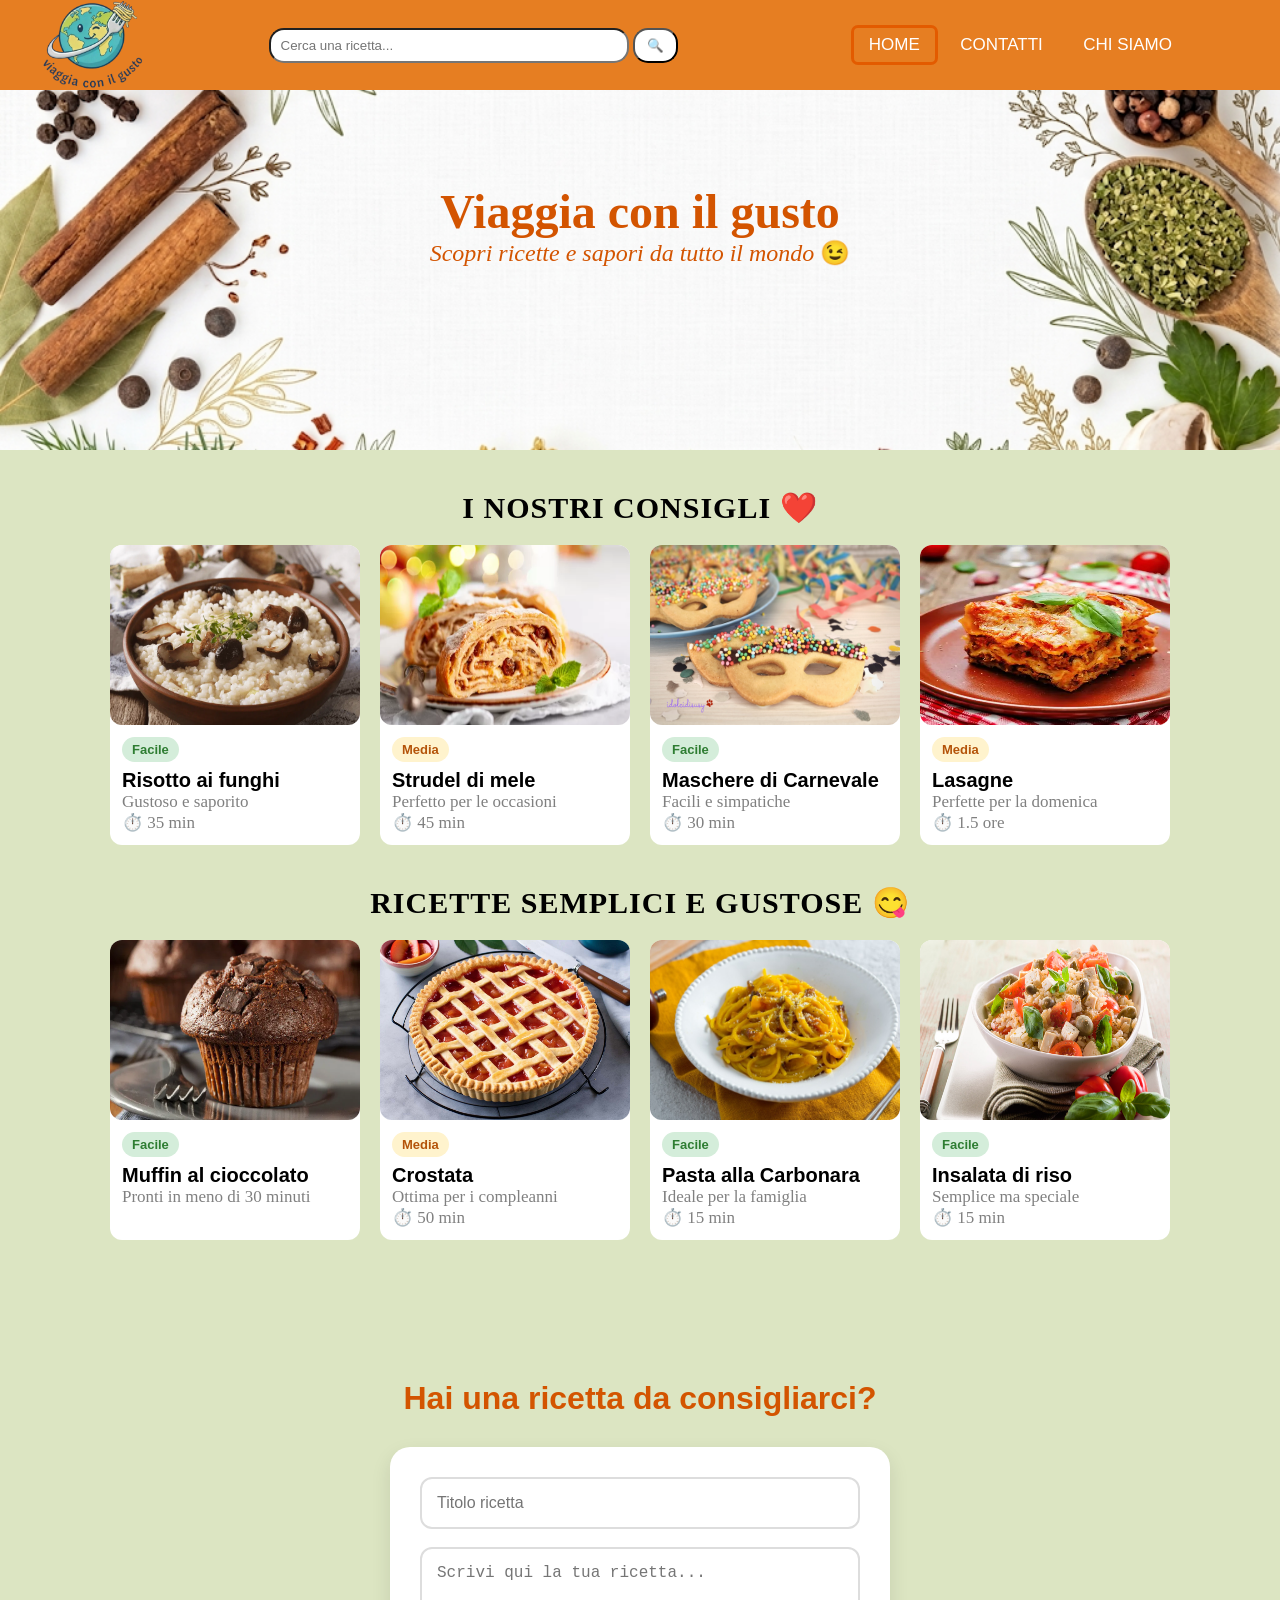
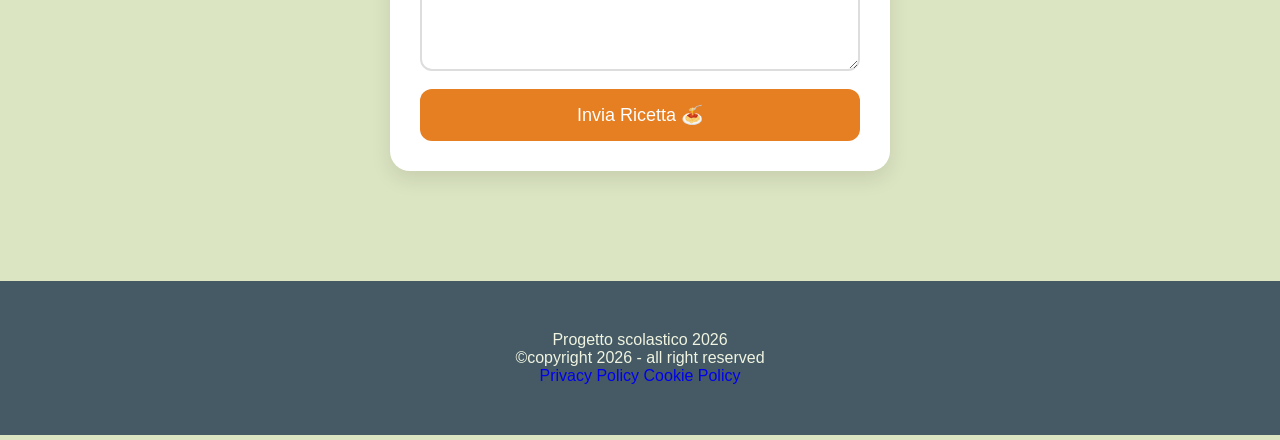
<file: index.html>
<!DOCTYPE html>
<html>
    <head>
        <title> Viaggia con il gusto </title>
        <link rel="stylesheet" href="style.css">
        <link rel="icon" href="immagini/logo.png">
        <link rel="stylesheet" href="https://cdnjs.cloudflare.com/ajax/libs/font-awesome/6.5.1/css/all.min.css">
        <meta charset="UTF-8">
        <meta name="viewport" content="width=device-width, initial-scale=1.0">
    </head>
    

    <body>
        <nav>
                    
            <div class="logo"> 
                <img src="immagini/logo.png">
            </div>
                    
            <form class="search">
                <input type="text" placeholder="Cerca una ricetta...">
                <button type="submit">🔍</button>
            </form>
         
            
         <input type="checkbox" id="check">
  
          <label for="check" class="checkbtn">
           <i class="fas fa-bars"></i>
          </label>

         <ul>
          <li><a class="active" href="#">HOME</a></li>
          <li><a href="contatti.html">CONTATTI</a></li>
          <li><a href="chisiamo.html">CHI SIAMO</a></li>
         </ul>
        </nav>


        

        <div class="header">
            <div class="sfondo">

            <h1>Viaggia con il gusto</h1> 
            <p> <i> Scopri ricette e sapori da tutto il mondo </i>😉</p>
            </div>
            <h1 class="titolo-sopra-le-card"> I NOSTRI CONSIGLI ❤️</h1>
        </div>



        <div class="riga">
        
            
        

        <div class="card">
            <a href="https://www.youtube.com/watch?v=cw1Bdg7AuqY " target="_blank" class="link-della-card"></a>
            <img src="immagini/risotto.jpg">
            <span class="badge facile"><b>Facile</b></span>
            <h3>Risotto ai funghi</h3>
            <p>Gustoso e saporito</p>
            <p>⏱️ 35 min</p>
        </div>

        <div class="card">
            <a href="https://www.youtube.com/watch?v=0XX9hUAyOWA" target="_blank" class="link-della-card"></a>
            <img src="immagini/strudel.webp">
            <span class="badge media"><b>Media</b></span>
            <h3> Strudel di mele</h3>
            <p>Perfetto per le occasioni </p>
            <p>⏱️ 45 min </p>
        </div>


        <div class="card">
            <a href="https://www.youtube.com/watch?v=SwwsNQCLwq0" target="_blank" class="link-della-card"></a>
            <img src="immagini/maschere di carnevale.png">
            <span class="badge facile"><b>Facile</b></span>
            <h3> Maschere di Carnevale</h3>
            <p>Facili e simpatiche</p>
            <p>⏱️ 30 min </p>
        </div>
        

        <div class="card">
             <a href="https://www.youtube.com/watch?v=IgEhbXDJtGg" target="_blank" class="link-della-card"></a>
            <img src="immagini/lasagne.webp">
            <span class="badge media"><b>Media</b></span>
            <h3> Lasagne</h3>
            <p>Perfette per la domenica</p>
             <p> ⏱️ 1.5 ore </p>
        </div>


     </div>




     <h1 class="titolo-sopra-le-card"> RICETTE SEMPLICI E GUSTOSE 😋</h1>

     <div class="riga">


         <div class="card"> 
            <a href="https://www.youtube.com/watch?v=qHXTBwJkT7U" target="_blank" class="link-della-card"></a>
            <img src="immagini/muffin.webp">
            <span class="badge facile"><b>Facile</b></span>
            <h3>Muffin al cioccolato</h3>
            <p>Pronti in meno di 30 minuti</p>
         </div>
         
        <div class="card">
            <a href="https://www.youtube.com/watch?v=BrXe56qdIbg" target="_blank" class="link-della-card"></a>
            <img src="immagini/crostata.jpg">
            <span class="badge media"><b>Media</b></span>
            <h3> Crostata </h3>
            <p>Ottima per i compleanni </p>
            <p>⏱️ 50 min </p>
        </div>

        <div class="card">
            <a href="https://www.youtube.com/watch?v=zXWGhFXH-Ss" target="_blank" class="link-della-card"></a>
            <img src="immagini/spaghetti.jpg">
            <span class="badge facile"><b>Facile</b></span>
            <h3>Pasta alla Carbonara</h3>
            <p>Ideale per la famiglia</p>
            <p>⏱️ 15 min </p>
        </div>

        <div class="card">
            <a href="https://www.youtube.com/watch?v=BYTEi-PnBh8" target="_blank" class="link-della-card"></a>
            <img src="immagini/insalata di riso.jpg">
            <span class="badge facile"><b>Facile</b></span>
            <h3> Insalata di riso</h3>
            <p>Semplice ma speciale</p>
             <p>⏱️ 15 min </p>
        </div>


    </div>
    



     <div class="box-nuova-ricetta">

  <h2>Hai una ricetta da consigliarci?</h2>

  <form class="form-ricetta">

    <input type="text" placeholder="Titolo ricetta">

    <textarea placeholder="Scrivi qui la tua ricetta..." rows="5"></textarea>

    <button type="submit">Invia Ricetta 🍝</button>

  </form>

 </div>





     <div class="footer">
        <p> Progetto scolastico 2026</p>
        <p> &copy;copyright 2026 - all right reserved</p>
        <a href="https://www.iubenda.com/privacy-policy/44775049" class="iubenda-white iubenda-noiframe iubenda-embed" title="Privacy Policy ">Privacy Policy</a><script type="text/javascript">(function (w,d) {var loader = function () {var s = d.createElement("script"), tag = d.getElementsByTagName("script")[0]; s.src="https://cdn.iubenda.com/iubenda.js"; tag.parentNode.insertBefore(s,tag);}; if(w.addEventListener){w.addEventListener("load", loader, false);}else if(w.attachEvent){w.attachEvent("onload", loader);}else{w.onload = loader;}})(window, document);</script>
        <a href="https://www.iubenda.com/privacy-policy/44775049/cookie-policy" class="iubenda-white iubenda-noiframe iubenda-embed" title="Cookie Policy ">Cookie Policy</a><script type="text/javascript">(function (w,d) {var loader = function () {var s = d.createElement("script"), tag = d.getElementsByTagName("script")[0]; s.src="https://cdn.iubenda.com/iubenda.js"; tag.parentNode.insertBefore(s,tag);}; if(w.addEventListener){w.addEventListener("load", loader, false);}else if(w.attachEvent){w.attachEvent("onload", loader);}else{w.onload = loader;}})(window, document);</script>
     </div>

    
     

</body>
        
   
</html>
</file>
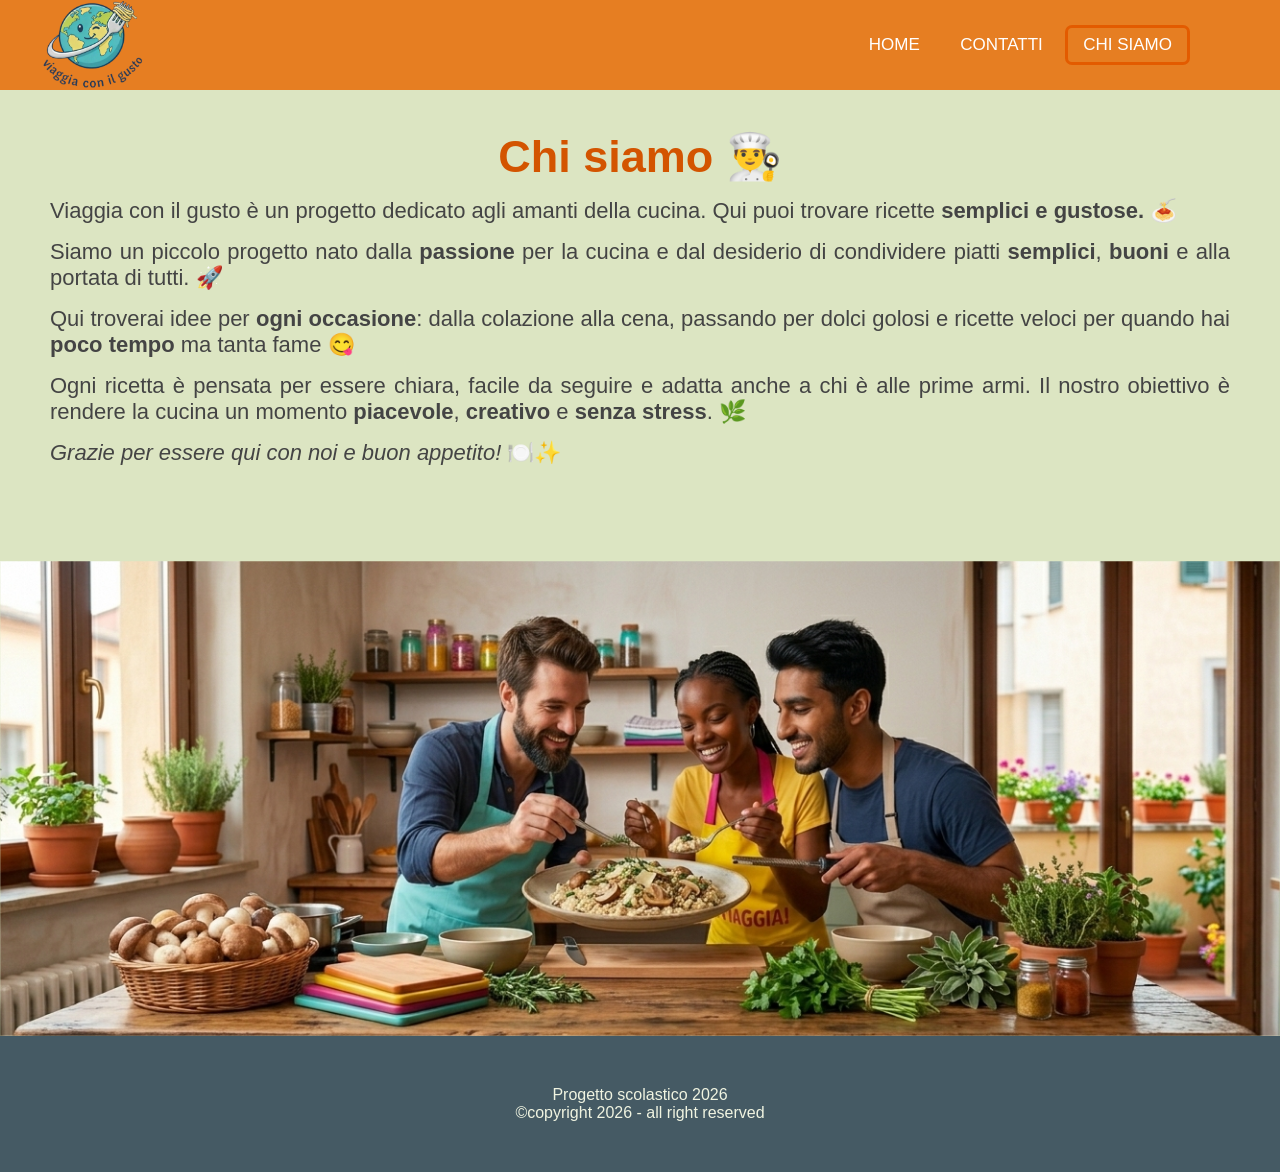
<file: chisiamo.html>
<!DOCTYPE html>
<html lang="it">

<head>


    <meta charset="UTF-8">
    <meta name="viewport" content="width=device-width, initial-scale=1.0">
    <title>Chi siamo</title>
    <link rel="stylesheet" href="style.css">
    <link rel="icon" href="immagini/logo.png">
    <link rel="stylesheet" href="https://cdnjs.cloudflare.com/ajax/libs/font-awesome/6.5.0/css/all.min.css">
</head>

<body>

    <nav>
        <div class="logo">
            <img src="immagini/logo.png">
        </div>

        <input type="checkbox" id="check">
  
          <label for="check" class="checkbtn">
           <i class="fas fa-bars"></i>
          </label>


        <ul>
            <li><a href="viaggia con il gusto - html.html">HOME</a></li>
            <li><a href="contatti.html">CONTATTI</a></li>
            <li><a class="active" href="chisiamo.html">CHI SIAMO</a></li>
        </ul>

    </nav>

    <div class="pagina">

        <h1>Chi siamo 👨‍🍳</h1>

    <div class="chi-siamo">
        <p>
            Viaggia con il gusto è un progetto dedicato agli amanti della cucina.
            Qui puoi trovare ricette <b>semplici e gustose.</b> 🍝
        </p>

        <p>
            Siamo un piccolo progetto nato dalla <b>passione</b> per la cucina e dal desiderio
            di condividere piatti <b>semplici</b>, <b>buoni</b> e alla portata di tutti. 🚀
        </p>

        <p>
            Qui troverai idee per <b>ogni occasione</b>: dalla colazione alla cena,
            passando per dolci golosi e ricette veloci per quando hai <b>poco tempo</b>
            ma tanta fame 😋
        </p>

        <p>
            Ogni ricetta è pensata per essere chiara, facile da seguire e adatta
            anche a chi è alle prime armi. Il nostro obiettivo è rendere la cucina
            un momento <b>piacevole</b>,<b> creativo</b> e <b>senza stress</b>. 🌿
        </p>

        <p>
            <i>Grazie per essere qui con noi e buon appetito!</i> 🍽️✨
        </p>
    </div>
    </div>

    <div class="foto">
    <img src="immagini/foto-chisiamo.png">
    </div>


    <div class="footer">
        <p> Progetto scolastico 2026</p>
        <p> &copy;copyright 2026 - all right reserved</p>
     </div>


</body>

</html>
</file>
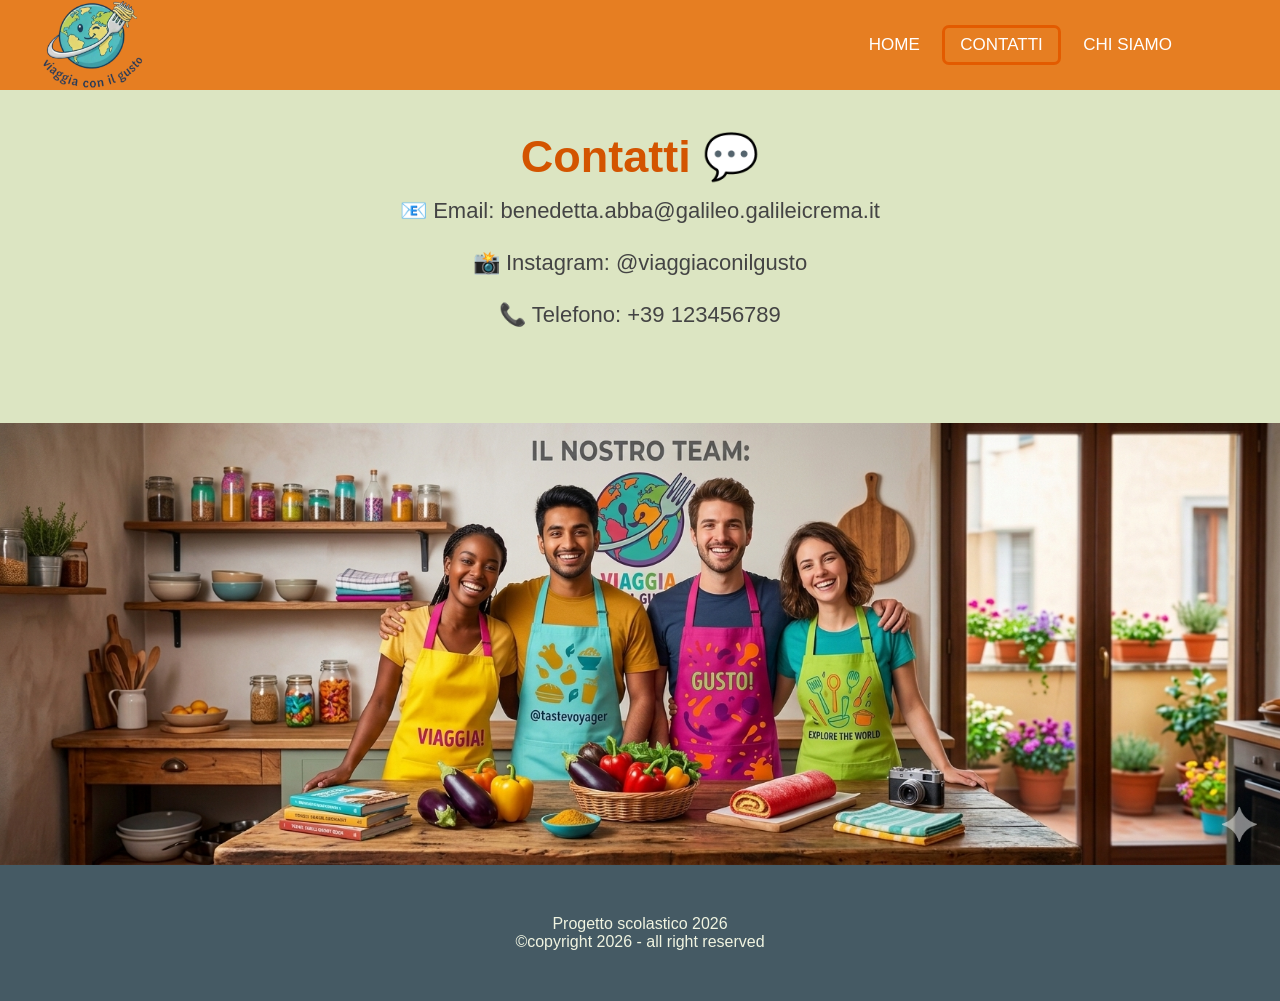
<file: contatti.html>
<!DOCTYPE html>
<html lang="it">

<head>
    <meta charset="UTF-8">
    <meta name="viewport" content="width=device-width, initial-scale=1.0">
    <title>Contatti</title>
    <link rel="stylesheet" href="style.css">
    <link rel="icon" href="immagini/logo.png">
    <link rel="stylesheet" href="https://cdnjs.cloudflare.com/ajax/libs/font-awesome/6.5.0/css/all.min.css">
</head>

<body>
    <nav>

        <div class="logo">
            <img src="immagini/logo.png">
        </div>


         <input type="checkbox" id="check">
  
          <label for="check" class="checkbtn">
           <i class="fas fa-bars"></i>
          </label>

        <ul>
            <li><a href="viaggia con il gusto - html.html">HOME</a></li>
            <li><a class="active" href="contatti.html">CONTATTI</a></li>
            <li><a href="chisiamo.html">CHI SIAMO</a></li>
        </ul>
    </nav>

    <div class="pagina">

        <h1>Contatti 💬</h1>

            <p class="contatti">📧 Email: benedetta.abba@galileo.galileicrema.it<br><br>
            📸 Instagram: @viaggiaconilgusto<br><br>
            📞 Telefono: +39 123456789
    </p>
    </div>

    <div class="foto">
    <img src="immagini/foto-contatti.png">
    </div>


    <div class="footer">
        <p> Progetto scolastico 2026</p>
        <p> &copy;copyright 2026 - all right reserved</p>
     </div>


</body>
</html>
</file>
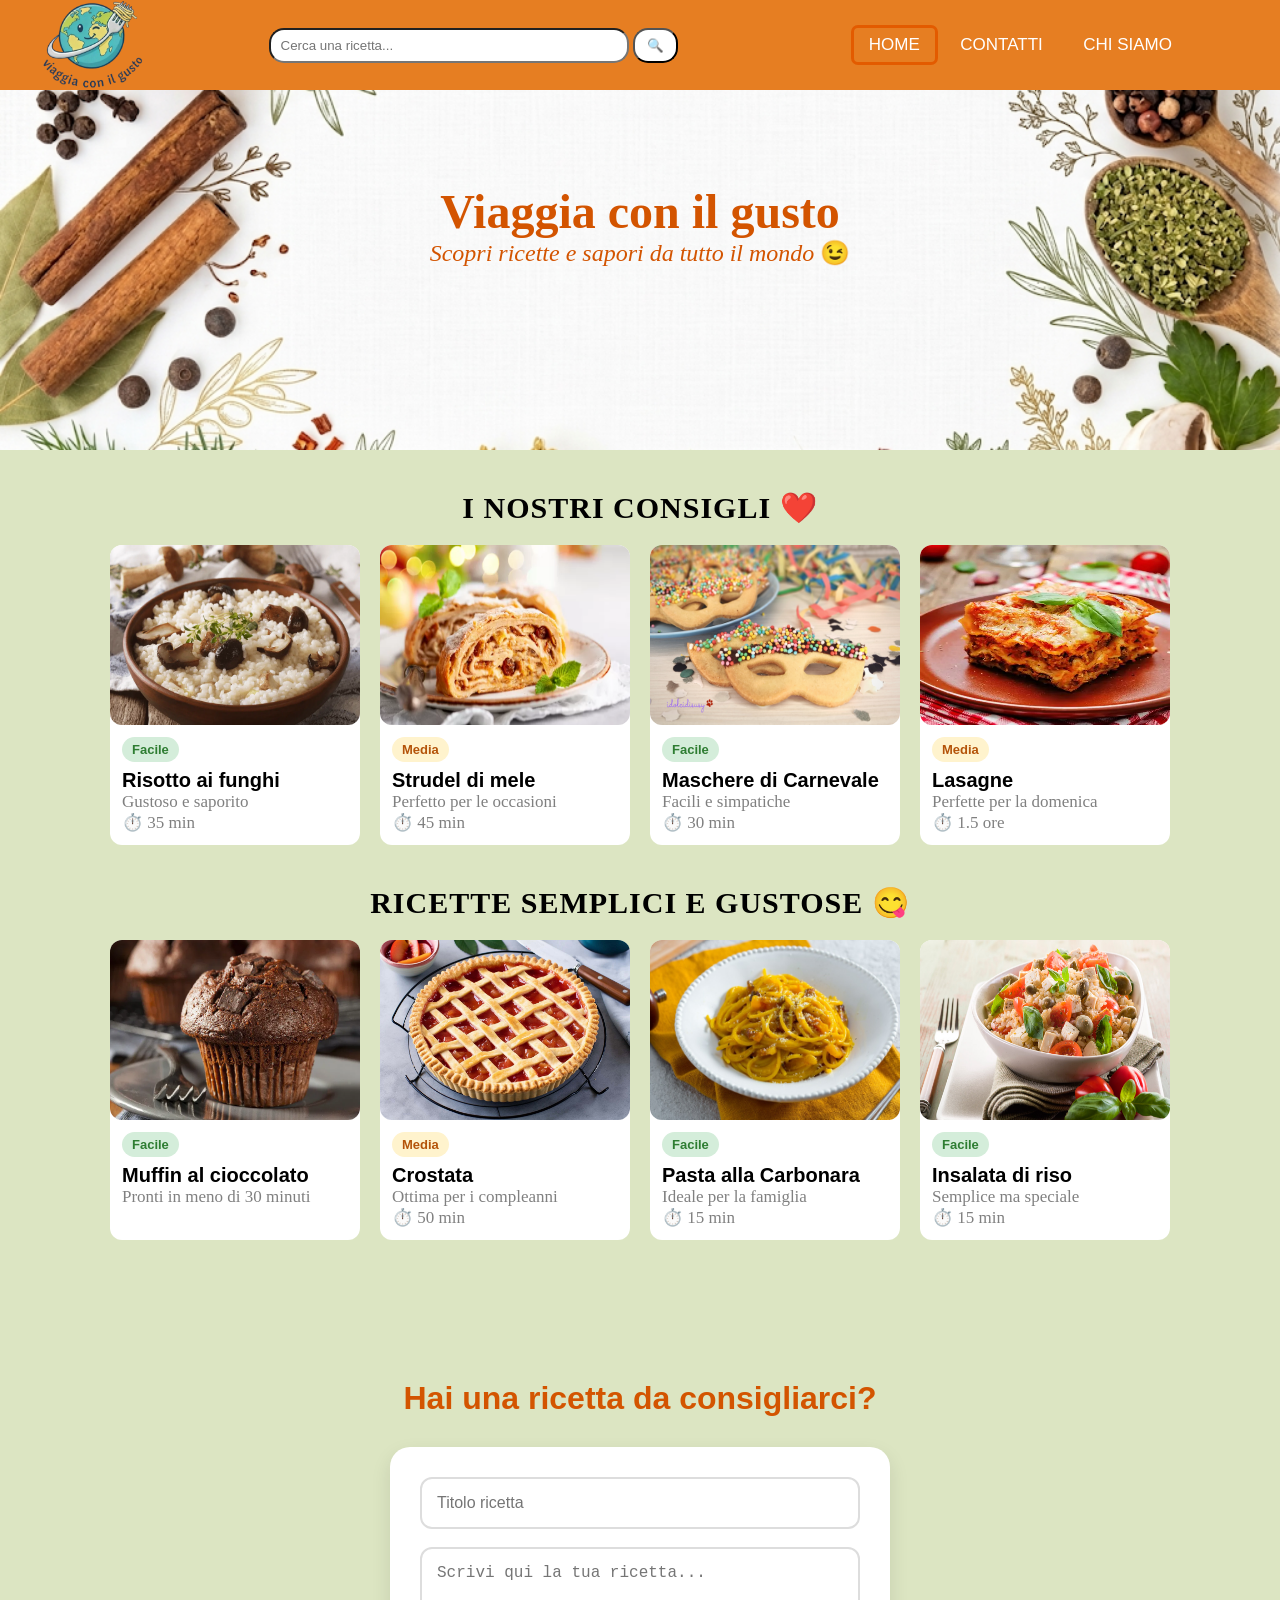
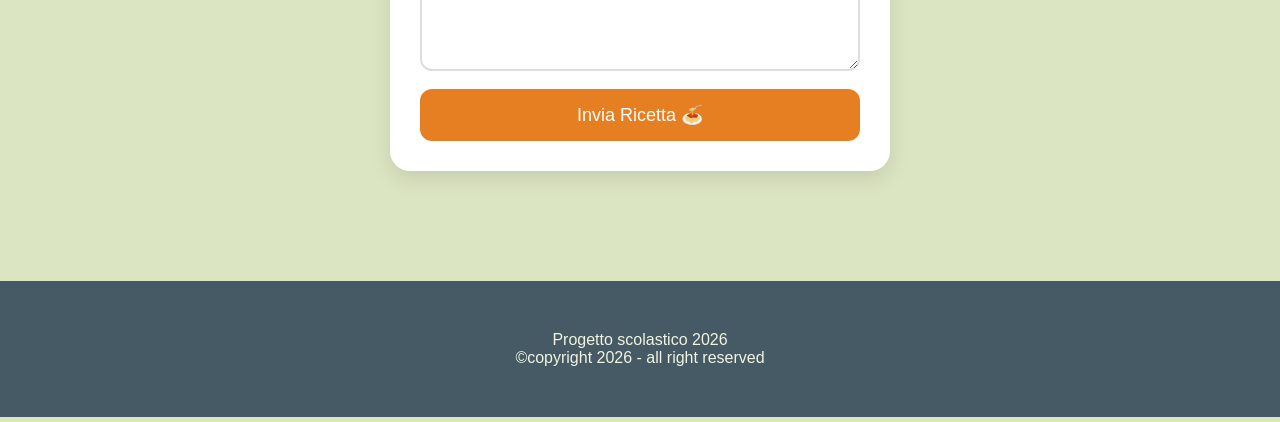
<file: index.html.html>
<!DOCTYPE html>
<html>
    <head>
        <title> Viaggia con il gusto </title>
        <link rel="stylesheet" href="style.css">
        <link rel="icon" href="immagini/logo.png">
        <link rel="stylesheet" href="https://cdnjs.cloudflare.com/ajax/libs/font-awesome/6.5.1/css/all.min.css">
        <meta charset="UTF-8">
        <meta name="viewport" content="width=device-width, initial-scale=1.0">
    </head>
    

    <body>
        <nav>
                    
            <div class="logo"> 
                <img src="immagini/logo.png">
            </div>
                    
            <form class="search">
                <input type="text" placeholder="Cerca una ricetta...">
                <button type="submit">🔍</button>
            </form>
         
            
         <input type="checkbox" id="check">
  
          <label for="check" class="checkbtn">
           <i class="fas fa-bars"></i>
          </label>

         <ul>
          <li><a class="active" href="#">HOME</a></li>
          <li><a href="contatti.html">CONTATTI</a></li>
          <li><a href="chisiamo.html">CHI SIAMO</a></li>
         </ul>
        </nav>


        

        <div class="header">
            <div class="sfondo">

            <h1>Viaggia con il gusto</h1> 
            <p> <i> Scopri ricette e sapori da tutto il mondo </i>😉</p>
            </div>
            <h1 class="titolo-sopra-le-card"> I NOSTRI CONSIGLI ❤️</h1>
        </div>



        <div class="riga">
        
            
        

        <div class="card">
            <a href="https://www.youtube.com/watch?v=cw1Bdg7AuqY " target="_blank" class="link-della-card"></a>
            <img src="immagini/risotto.jpg">
            <span class="badge facile"><b>Facile</b></span>
            <h3>Risotto ai funghi</h3>
            <p>Gustoso e saporito</p>
            <p>⏱️ 35 min</p>
        </div>

        <div class="card">
            <a href="https://www.youtube.com/watch?v=0XX9hUAyOWA" target="_blank" class="link-della-card"></a>
            <img src="immagini/strudel.webp">
            <span class="badge media"><b>Media</b></span>
            <h3> Strudel di mele</h3>
            <p>Perfetto per le occasioni </p>
            <p>⏱️ 45 min </p>
        </div>


        <div class="card">
            <a href="https://www.youtube.com/watch?v=SwwsNQCLwq0" target="_blank" class="link-della-card"></a>
            <img src="immagini/maschere di carnevale.png">
            <span class="badge facile"><b>Facile</b></span>
            <h3> Maschere di Carnevale</h3>
            <p>Facili e simpatiche</p>
            <p>⏱️ 30 min </p>
        </div>
        

        <div class="card">
             <a href="https://www.youtube.com/watch?v=IgEhbXDJtGg" target="_blank" class="link-della-card"></a>
            <img src="immagini/lasagne.webp">
            <span class="badge media"><b>Media</b></span>
            <h3> Lasagne</h3>
            <p>Perfette per la domenica</p>
             <p> ⏱️ 1.5 ore </p>
        </div>


     </div>




     <h1 class="titolo-sopra-le-card"> RICETTE SEMPLICI E GUSTOSE 😋</h1>

     <div class="riga">


         <div class="card"> 
            <a href="https://www.youtube.com/watch?v=qHXTBwJkT7U" target="_blank" class="link-della-card"></a>
            <img src="immagini/muffin.webp">
            <span class="badge facile"><b>Facile</b></span>
            <h3>Muffin al cioccolato</h3>
            <p>Pronti in meno di 30 minuti</p>
         </div>
         
        <div class="card">
            <a href="https://www.youtube.com/watch?v=BrXe56qdIbg" target="_blank" class="link-della-card"></a>
            <img src="immagini/crostata.jpg">
            <span class="badge media"><b>Media</b></span>
            <h3> Crostata </h3>
            <p>Ottima per i compleanni </p>
            <p>⏱️ 50 min </p>
        </div>

        <div class="card">
            <a href="https://www.youtube.com/watch?v=zXWGhFXH-Ss" target="_blank" class="link-della-card"></a>
            <img src="immagini/spaghetti.jpg">
            <span class="badge facile"><b>Facile</b></span>
            <h3>Pasta alla Carbonara</h3>
            <p>Ideale per la famiglia</p>
            <p>⏱️ 15 min </p>
        </div>

        <div class="card">
            <a href="https://www.youtube.com/watch?v=BYTEi-PnBh8" target="_blank" class="link-della-card"></a>
            <img src="immagini/insalata di riso.jpg">
            <span class="badge facile"><b>Facile</b></span>
            <h3> Insalata di riso</h3>
            <p>Semplice ma speciale</p>
             <p>⏱️ 15 min </p>
        </div>


    </div>
    



     <div class="box-nuova-ricetta">

  <h2>Hai una ricetta da consigliarci?</h2>

  <form class="form-ricetta">

    <input type="text" placeholder="Titolo ricetta">

    <textarea placeholder="Scrivi qui la tua ricetta..." rows="5"></textarea>

    <button type="submit">Invia Ricetta 🍝</button>

  </form>

 </div>





     <div class="footer">
        <p> Progetto scolastico 2026</p>
        <p> &copy;copyright 2026 - all right reserved</p>
     </div>

    
     

</body>
        
   
</html>
</file>
<file: style.css>
*{
    padding: 0;
    margin: 0;
    text-decoration: none; 
    list-style: none;
    box-sizing: border-box;
  }

  html {
  overflow-y: scroll;
}

  nav{
    background: #E67E22;
    height: 90px;
    width: 100%;
    display: flex;           /* mette tutto in fila */
    align-items: center;     /* centra verticalmente */     
    z-index: 1000;
    position: fixed;
    padding: 10px 40px;
    justify-content: space-between;

    }

 .logo img{
  height: 93px;
 }

 
 .search {
   flex: 1;               /* occupa spazio centrale */
   text-align: center;
  }

 .search input {
   width: 55%;
   padding: 8px 10px;
   border-radius: 15px;
  }

  .search button{
    padding:8px 12px;
    border-radius: 15px;
    background: white;
    cursor: pointer;
   }




  nav ul{
      padding: 0 50px;
    }
    nav ul li{
      display: inline-block;
    }
    nav ul li a{
      font-size: 17px;
      color: white;
      padding: 7px 15px 7px 15px;
      border-radius: 7px;
      border:3px solid transparent;
      transition: 0.3s;
      display:inline-block;
     }
  nav ul li a.active,nav ul li a:hover{
   background: transparent;
   border: 3px solid #e35b00;
   transition: .5s;
   padding: 7px 15px;
  }




 .checkbtn{
    font-size: 30px;
    color: white;
    float: right;
    align-items: center;
    margin-right: 3%;
    cursor: pointer;
    display: none;

  }
  #check{
    display: none;
  }
  
  @media (max-width: 858px){
    .checkbtn{
      display: block;
    }
    ul{
      position: fixed;
      width: 100%;
      height: 100%;
      background: #2c3e50;
      top: 90px;
      left: -100%;
      text-align: center;
      transition: .5s;
    }
    nav ul li{
      display: block;
      margin: 50px;
      cursor: pointer;
      
    }
    nav ul li a{
      font-size: 20px;
      color: #F0F4E1;
    }

    #check:checked ~ ul{
      left: 0;
    }
  }
 




 .header{
   text-align:center;
   font-size:x-large;
   font-family:Georgia, 'Times New Roman', Times, serif;
  }

  .sfondo{
   background-image:url(immagini/0.png);
   background-size: cover;
   background-position: center;
   height: 450px;
   display: flex;
   flex-direction: column;
   justify-content: center;
   align-items: center;
   color: #D35400;
  }




body{
  font-family:'Segoe UI', Tahoma, Geneva, Verdana, sans-serif;
  background-color: #dce5c2;
  display: flex;
  flex-direction: column;
  min-height: 100vh;
}

 

 .titolo-sopra-le-card{
   font-family:Georgia, 'Times New Roman', Times, serif;
   text-align: center;
   margin-top: 40px;
   margin-bottom: 20px;
   font-size: 30px;
   letter-spacing: 1px;
 }

 .riga{
  display: flex;
  flex-direction: row; 
  flex-wrap: wrap;
  justify-content: center;             
  gap: 20px;                      
 }

 .vuota{
  height: 270px; 
  width: 50px;
}

 .card{
  background-color: white;
  height: 300px; 
  width: 250px;                            
  border-radius: 12px;
  transition: 0.3s;
  cursor: pointer;
  position:relative;
 }

 .card:hover {
  transform: translateY(-5px);         /* solleva la card di 6 pixel verso l'alto */
  box-shadow: 0 12px 24px rgba(0, 0, 0, 0.12);
  z-index: 10;
}



 .card img {
  width: 100%;
  height: 180px;
  border-radius: 12px;
 }

 .card h3 {
  padding-left: 12px;
  padding-top: 3px;
  font-size: 20px;
 }

 .card p {
  padding-left: 12px;
  font-size: 17px;
  color: gray;
  font-family: Georgia, 'Times New Roman', Times, serif;
 }

.link-della-card {
  position: absolute;
  width: 100%;
  height: 100%;
  border-radius: 12px;

}

.box-nuova-ricetta { 
  width: 100%;         
  margin-top: 80px;
  margin-bottom:50px;   
  text-align: center;   
}



.box-nuova-ricetta form{
  margin-top: 20px;
}

.badge {
  display: inline-block;
  font-size: 13px;
  padding: 5px 10px;
  border-radius: 18px;
  margin: 8px 0 4px 12px;
}

.badge.facile{ 
  background: #d4edda; 
  color: #2e7d32; 
}
.badge.media{ 
  background: #fff3cd; 
  color: #b45309; 
}









.box-nuova-ricetta{
  width: 100%;
  padding: 60px 20px;
  display: flex;
  flex-direction: column;
  align-items: center;
}

.box-nuova-ricetta h2{
  font-size: 32px;
  margin-bottom: 10px;
  color: #D35400;
}

.form-ricetta{
  background: white;
  width: 100%;
  max-width: 500px;
  padding: 30px;
  border-radius: 20px;
  box-shadow: 0 8px 20px rgba(0,0,0,0.1);
  display: flex;
  flex-direction: column;
  gap: 18px;
}

.form-ricetta input,
.form-ricetta textarea{
  padding: 15px;
  border-radius: 12px;
  font-size: 16px;
}

.form-ricetta input,
.form-ricetta textarea{
  padding: 15px;
  border-radius: 12px;
  border: 2px solid #ddd;
  font-size: 16px;
  outline: none;
  transition: 0.3s;
}

.form-ricetta input:focus,
.form-ricetta textarea:focus{
  border-color: #E67E22;
}

.form-ricetta button{
  background: #E67E22;
  color: white;
  border: none;
  padding: 15px;
  border-radius: 12px;
  font-size: 18px;
  cursor: pointer;
  transition: 0.3s;
}

.form-ricetta button:hover{
  background: #D35400;
  transform: scale(1.03);
}








.pagina{
  padding: 80px 20px;
}

.pagina h1{
  text-align: center;
  font-size: 45px;
  color: #D35400;
  margin-bottom: 15px;
  margin-top: 50px;
}

.pagina p{
 font-size: 22px;
  color: #444;
  margin-bottom: 15px; 
}

.chi-siamo{
  text-align: justify;
  padding: 0 30px;
}


.contatti {
  text-align: center;
}

.foto{
  width:100%;
}

.foto img{
  width: 100%;   
  height: auto;
  display: block;
}



.footer{
  text-align: center;
  padding:50px;
  background-color: #455A64; 
  color: #F0F4E1;
  font-family:'Segoe UI', Tahoma, Verdana, sans-serif;
  margin-top: auto;
}
</file>
